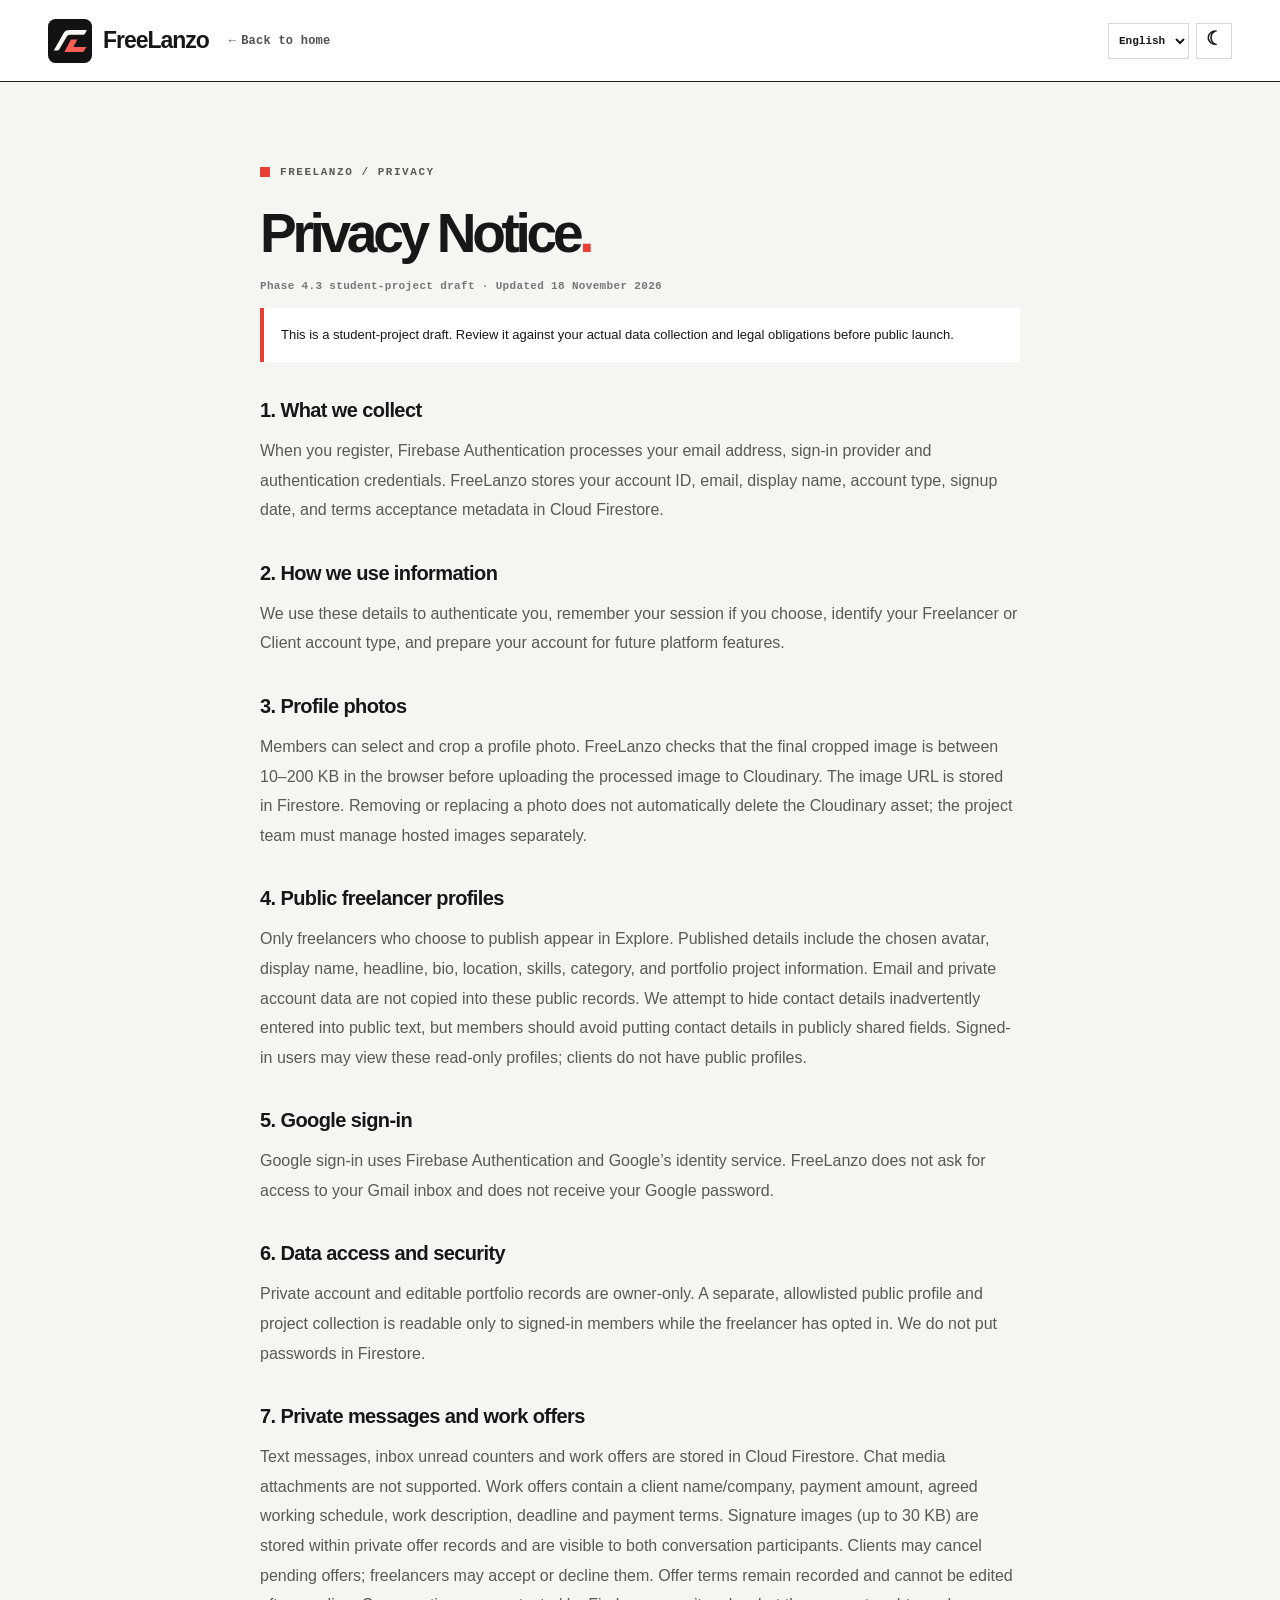
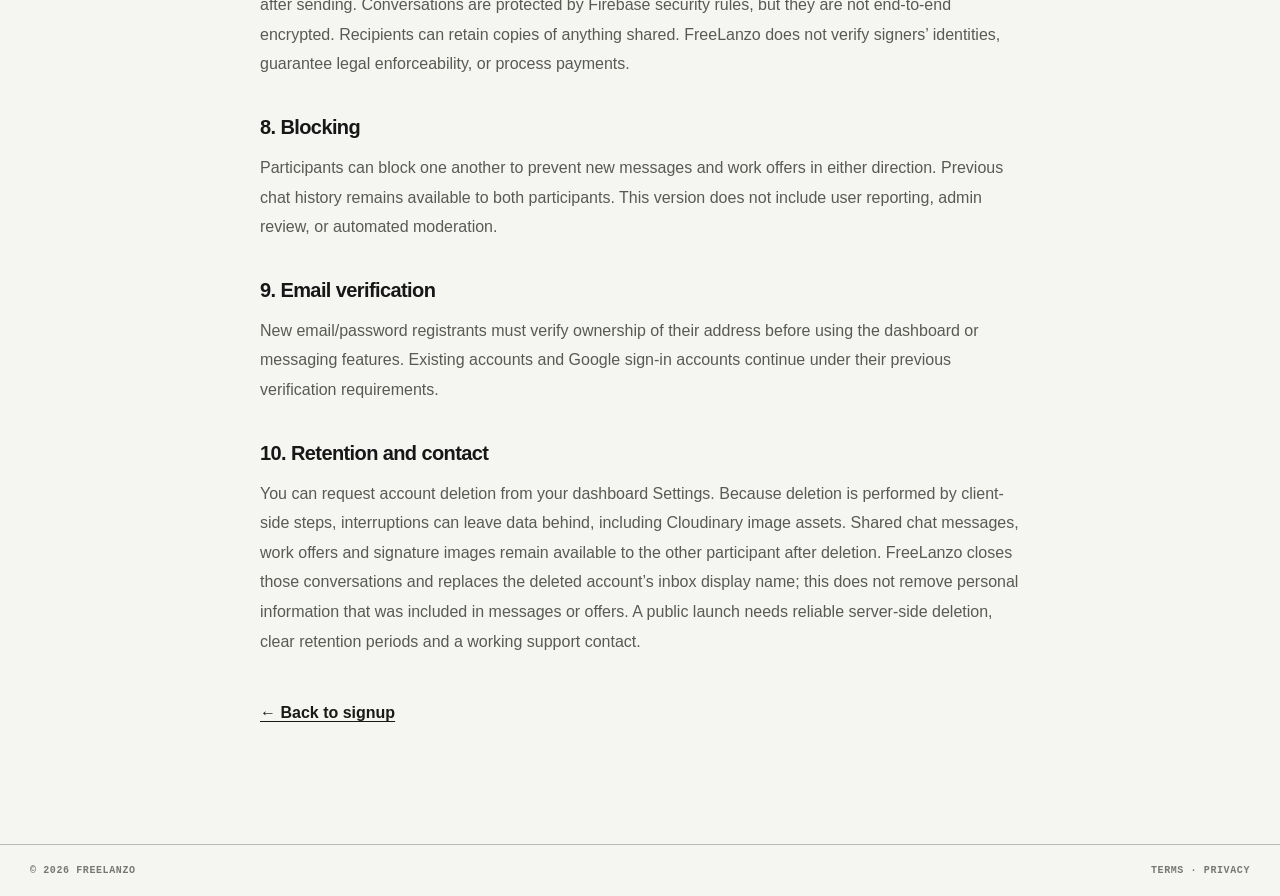
<file: privacy.html>
<!DOCTYPE html>

<html lang="en">
<head>
<meta charset="utf-8"/>
<meta content="width=device-width, initial-scale=1" name="viewport"/>
<meta content="#f5f5f2" name="theme-color"/>
<meta content="FreeLanzo student-project privacy notice." name="description"/>
<title>Privacy Notice — FreeLanzo</title>
<link href="favicon.svg" rel="icon" type="image/svg+xml"/>
<link href="styles.css" rel="stylesheet"/>
<link href="auth.css" rel="stylesheet"/>
<link href="preferences.css" rel="stylesheet"/><script src="ui-preferences.js" type="module"></script></head>
<body class="subpage" data-page="privacy">
<a class="skip-link" href="#main">Skip to content</a>
<header class="auth-topbar">
<div class="container auth-topbar-inner">
<a aria-label="FreeLanzo home" class="brand" href="index.html"><img alt="" height="44" src="freelanzo-logo.svg" width="44"/><span class="brand-wordmark">FreeLanzo</span></a>
<a class="back-link" href="index.html"><span aria-hidden="true">←</span> Back to home</a>
</div>
</header>
<main class="legal-main" id="main"><div class="container legal-shell"><p class="auth-kicker"><span class="red-block"></span> FREELANZO / PRIVACY</p><h1>Privacy Notice<span class="accent-dot">.</span></h1><p class="legal-date">Phase 4.3 student-project draft · Updated 18 November 2026</p><div class="legal-notice">This is a student-project draft. Review it against your actual data collection and legal obligations before public launch.</div><h2>1. What we collect</h2><p>When you register, Firebase Authentication processes your email address, sign-in provider and authentication credentials. FreeLanzo stores your account ID, email, display name, account type, signup date, and terms acceptance metadata in Cloud Firestore.</p><h2>2. How we use information</h2><p>We use these details to authenticate you, remember your session if you choose, identify your Freelancer or Client account type, and prepare your account for future platform features.</p><h2>3. Profile photos</h2><p>Members can select and crop a profile photo. FreeLanzo checks that the final cropped image is between 10–200 KB in the browser before uploading the processed image to Cloudinary. The image URL is stored in Firestore. Removing or replacing a photo does not automatically delete the Cloudinary asset; the project team must manage hosted images separately.</p><h2>4. Public freelancer profiles</h2><p>Only freelancers who choose to publish appear in Explore. Published details include the chosen avatar, display name, headline, bio, location, skills, category, and portfolio project information. Email and private account data are not copied into these public records. We attempt to hide contact details inadvertently entered into public text, but members should avoid putting contact details in publicly shared fields. Signed-in users may view these read-only profiles; clients do not have public profiles.</p><h2>5. Google sign-in</h2><p>Google sign-in uses Firebase Authentication and Google’s identity service. FreeLanzo does not ask for access to your Gmail inbox and does not receive your Google password.</p><h2>6. Data access and security</h2><p>Private account and editable portfolio records are owner-only. A separate, allowlisted public profile and project collection is readable only to signed-in members while the freelancer has opted in. We do not put passwords in Firestore.</p><h2>7. Private messages and work offers</h2><p>Text messages, inbox unread counters and work offers are stored in Cloud Firestore. Chat media attachments are not supported. Work offers contain a client name/company, payment amount, agreed working schedule, work description, deadline and payment terms. Signature images (up to 30 KB) are stored within private offer records and are visible to both conversation participants. Clients may cancel pending offers; freelancers may accept or decline them. Offer terms remain recorded and cannot be edited after sending. Conversations are protected by Firebase security rules, but they are not end-to-end encrypted. Recipients can retain copies of anything shared. FreeLanzo does not verify signers’ identities, guarantee legal enforceability, or process payments.</p><h2>8. Blocking</h2><p>Participants can block one another to prevent new messages and work offers in either direction. Previous chat history remains available to both participants. This version does not include user reporting, admin review, or automated moderation.</p><h2>9. Email verification</h2><p>New email/password registrants must verify ownership of their address before using the dashboard or messaging features. Existing accounts and Google sign-in accounts continue under their previous verification requirements.</p><h2>10. Retention and contact</h2><p>You can request account deletion from your dashboard Settings. Because deletion is performed by client-side steps, interruptions can leave data behind, including Cloudinary image assets. Shared chat messages, work offers and signature images remain available to the other participant after deletion. FreeLanzo closes those conversations and replaces the deleted account’s inbox display name; this does not remove personal information that was included in messages or offers. A public launch needs reliable server-side deletion, clear retention periods and a working support contact.</p><p class="legal-bottom"><a href="signup.html">← Back to signup</a></p></div></main>
<footer class="auth-footer"><span>© 2026 FreeLanzo</span><span><a href="terms.html">Terms</a> · <a href="privacy.html">Privacy</a></span></footer>
</body>
</html>

<!-- Phase 4.3: blocking remains available; reporting is not included. -->
</file>
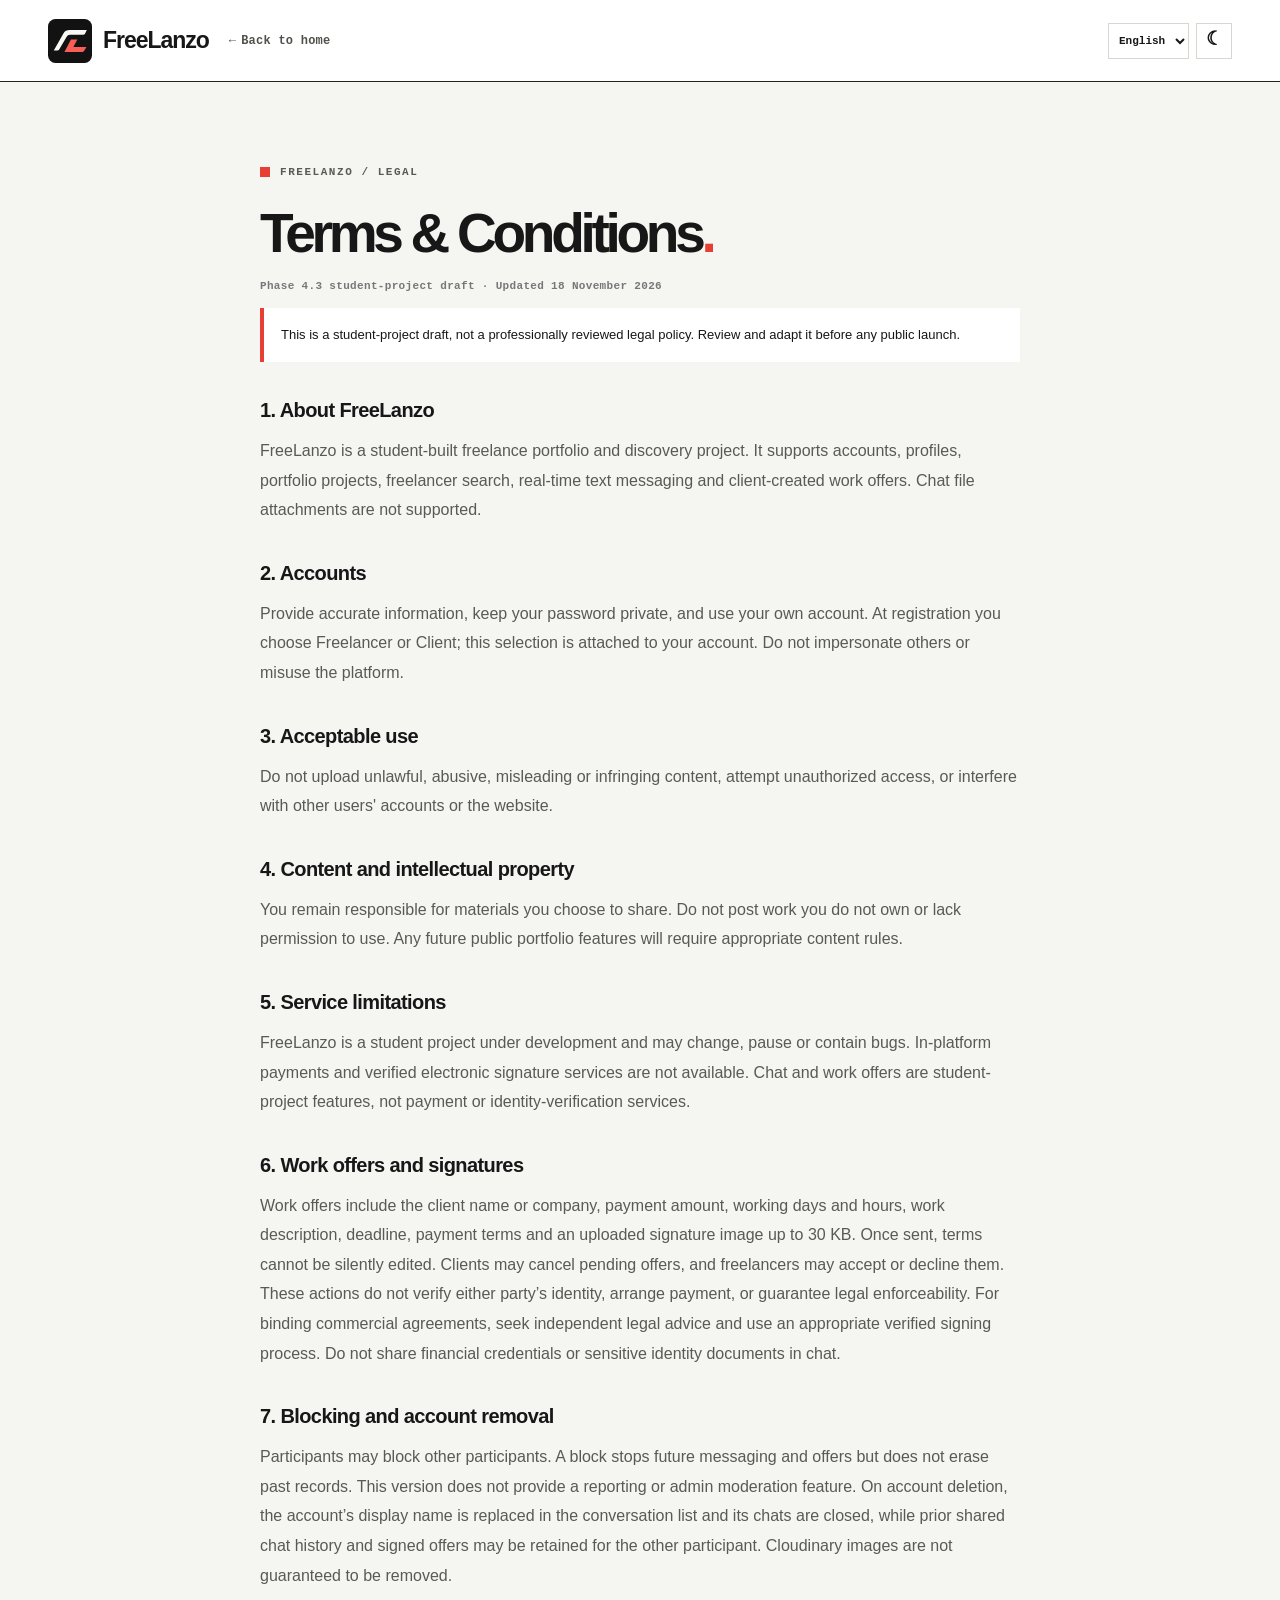
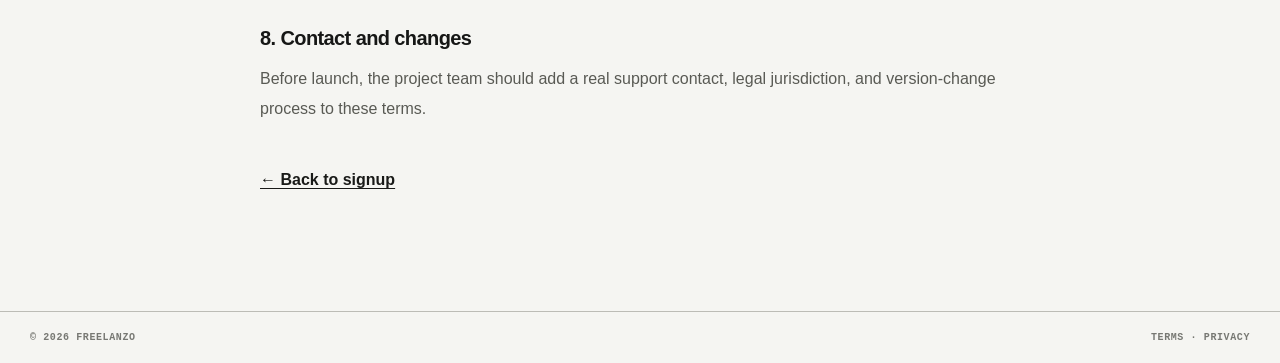
<file: terms.html>
<!DOCTYPE html>

<html lang="en">
<head>
<meta charset="utf-8"/>
<meta content="width=device-width, initial-scale=1" name="viewport"/>
<meta content="#f5f5f2" name="theme-color"/>
<meta content="FreeLanzo student-project terms." name="description"/>
<title>Terms &amp; Conditions — FreeLanzo</title>
<link href="favicon.svg" rel="icon" type="image/svg+xml"/>
<link href="styles.css" rel="stylesheet"/>
<link href="auth.css" rel="stylesheet"/>
<link href="preferences.css" rel="stylesheet"/><script src="ui-preferences.js" type="module"></script></head>
<body class="subpage" data-page="terms">
<a class="skip-link" href="#main">Skip to content</a>
<header class="auth-topbar">
<div class="container auth-topbar-inner">
<a aria-label="FreeLanzo home" class="brand" href="index.html"><img alt="" height="44" src="freelanzo-logo.svg" width="44"/><span class="brand-wordmark">FreeLanzo</span></a>
<a class="back-link" href="index.html"><span aria-hidden="true">←</span> Back to home</a>
</div>
</header>
<main class="legal-main" id="main"><div class="container legal-shell"><p class="auth-kicker"><span class="red-block"></span> FREELANZO / LEGAL</p><h1>Terms &amp; Conditions<span class="accent-dot">.</span></h1><p class="legal-date">Phase 4.3 student-project draft · Updated 18 November 2026</p><div class="legal-notice">This is a student-project draft, not a professionally reviewed legal policy. Review and adapt it before any public launch.</div><h2>1. About FreeLanzo</h2><p>FreeLanzo is a student-built freelance portfolio and discovery project. It supports accounts, profiles, portfolio projects, freelancer search, real-time text messaging and client-created work offers. Chat file attachments are not supported.</p><h2>2. Accounts</h2><p>Provide accurate information, keep your password private, and use your own account. At registration you choose Freelancer or Client; this selection is attached to your account. Do not impersonate others or misuse the platform.</p><h2>3. Acceptable use</h2><p>Do not upload unlawful, abusive, misleading or infringing content, attempt unauthorized access, or interfere with other users' accounts or the website.</p><h2>4. Content and intellectual property</h2><p>You remain responsible for materials you choose to share. Do not post work you do not own or lack permission to use. Any future public portfolio features will require appropriate content rules.</p><h2>5. Service limitations</h2><p>FreeLanzo is a student project under development and may change, pause or contain bugs. In-platform payments and verified electronic signature services are not available. Chat and work offers are student-project features, not payment or identity-verification services.</p><h2>6. Work offers and signatures</h2><p>Work offers include the client name or company, payment amount, working days and hours, work description, deadline, payment terms and an uploaded signature image up to 30 KB. Once sent, terms cannot be silently edited. Clients may cancel pending offers, and freelancers may accept or decline them. These actions do not verify either party’s identity, arrange payment, or guarantee legal enforceability. For binding commercial agreements, seek independent legal advice and use an appropriate verified signing process. Do not share financial credentials or sensitive identity documents in chat.</p><h2>7. Blocking and account removal</h2><p>Participants may block other participants. A block stops future messaging and offers but does not erase past records. This version does not provide a reporting or admin moderation feature. On account deletion, the account’s display name is replaced in the conversation list and its chats are closed, while prior shared chat history and signed offers may be retained for the other participant. Cloudinary images are not guaranteed to be removed.</p><h2>8. Contact and changes</h2><p>Before launch, the project team should add a real support contact, legal jurisdiction, and version-change process to these terms.</p><p class="legal-bottom"><a href="signup.html">← Back to signup</a></p></div></main>
<footer class="auth-footer"><span>© 2026 FreeLanzo</span><span><a href="terms.html">Terms</a> · <a href="privacy.html">Privacy</a></span></footer>
</body>
</html>

<!-- Phase 4.3: blocking remains available; reporting is not included. -->
</file>
<file: styles.css>
/* FREELANZO / NOTHING-INSPIRED EDITION
   Original FreeLanzo composition: industrial monochrome, pixel details, technical grids.
   No assets, code or brand marks from Nothing have been used. */
:root {
  --black: #111211;
  --ink: #161716;
  --muted: #646560;
  --paper: #f5f5f2;
  --white: #fff;
  --red: #e83f35;
  --border: #d7d7d1;
  --soft: #ebebe7;
  --container: 1320px;
}
*, *::before, *::after { box-sizing: border-box; }
html { scroll-behavior: smooth; scroll-padding-top: 84px; }
body { margin: 0; color: var(--ink); background: var(--white); font-family: Arial, Helvetica, system-ui, sans-serif; line-height: 1.55; -webkit-font-smoothing: antialiased; }
body.modal-open { overflow: hidden; }
button, input { font: inherit; }
button { cursor: pointer; }
a { color: inherit; text-decoration: none; }
img, svg { display: block; }
input { min-width: 0; }
[hidden] { display: none !important; }
:focus-visible { outline: 3px solid var(--red); outline-offset: 4px; }
::selection { background: var(--red); color: white; }
.container { width: min(var(--container), calc(100% - 96px)); margin-inline: auto; }
.section { padding: 112px 0; }
.icon { width: 22px; height: 22px; flex: none; stroke: currentColor; stroke-width: 1.6; stroke-linecap: square; stroke-linejoin: miter; fill: none; }
.svg-sprite { position: absolute; width: 0; height: 0; overflow: hidden; }
.sr-only { position: absolute; width: 1px; height: 1px; padding: 0; margin: -1px; overflow: hidden; clip: rect(0, 0, 0, 0); white-space: nowrap; border: 0; }
.skip-link { position: fixed; z-index: 999; top: -70px; left: 20px; background: white; border: 2px solid black; padding: 12px 18px; }
.skip-link:focus { top: 16px; }
h1,h2,h3,p { margin-top: 0; }
h1,h2 { text-wrap: balance; }

/* top navigation / minimalist system header */
.site-header { position: sticky; top: 0; z-index: 30; height: 81px; background: rgba(250,250,248,.97); border-bottom: 1px solid #191919; backdrop-filter: blur(14px); -webkit-backdrop-filter: blur(14px); }
.header-inner { height: 100%; display: flex; align-items: center; justify-content: space-between; gap: 28px; }
.brand { display: inline-flex; align-items: center; gap: 11px; flex: none; font-size: 23px; line-height: 1; font-weight: 900; letter-spacing: -.08em; }
.brand img { width: 44px; height: 44px; }
.brand-wordmark { letter-spacing: -.045em; }
.site-nav { display: flex; align-items: center; gap: clamp(18px, 2.1vw, 32px); }
.nav-link { font: 700 11px/1.4 'Courier New', Courier, monospace; letter-spacing: .055em; text-transform: uppercase; white-space: nowrap; padding: 13px 0; }
.nav-link:hover, .nav-link.is-active { color: var(--red); }
.nav-actions { display: flex; gap: 6px; align-items: center; margin-left: 7px; }
.btn { display: inline-flex; justify-content: center; align-items: center; gap: 13px; border: 1px solid var(--black); border-radius: 0; font: 700 12px/1.3 'Courier New', Courier, monospace; letter-spacing: .045em; text-transform: uppercase; padding: 15px 19px; white-space: nowrap; transition: color .18s, background .18s, border-color .18s; }
.btn .icon { width: 17px; height: 17px; stroke-width: 1.9; }
.btn-primary { color: white; background: var(--black); }
.btn-primary:hover { background: var(--red); border-color: var(--red); }
.btn-quiet { background: transparent; border-color: transparent; }
.btn-quiet:hover { border-color: var(--black); }
.btn-nav-signup { padding: 13px 16px; }
.menu-toggle { display: none; width: 45px; height: 42px; flex-direction: column; justify-content: center; align-items: center; gap: 5px; border: 1px solid var(--black); border-radius: 0; background: transparent; }
.menu-toggle span { width: 20px; height: 1.5px; background: var(--black); transition: transform .2s,opacity .2s; }

/* Hero: brutalist whitespace, technical grid, console-like portfolio preview */
.hero { position: relative; overflow: hidden; background: var(--paper); padding: 94px 0 25px; }
.hero::before { content: ''; position: absolute; inset: 0; pointer-events: none; opacity: .52; background-image: linear-gradient(#e4e4df 1px,transparent 1px),linear-gradient(90deg,#e4e4df 1px,transparent 1px); background-size: 76px 76px; mask-image: linear-gradient(90deg,black 10%,transparent 76%); }
.hero-orb { display: none; }
.hero-grid { position: relative; display: grid; grid-template-columns: 1.06fr .94fr; align-items: center; gap: clamp(38px, 6vw, 90px); min-height: 576px; }
.hero-copy { position: relative; z-index: 2; padding: 20px 0 35px; }
.eyebrow,.section-kicker,.makers-kicker,.feature-availability,.category-count,.hero-bottom,.modal-kicker { font-family: 'Courier New', Courier, monospace; font-weight: 700; text-transform: uppercase; letter-spacing: .12em; }
.eyebrow { display: flex; align-items: center; gap: 12px; margin-bottom: 27px; font-size: 11px; }
.eyebrow-dot { display: inline-block; background: var(--red); width: 8px; height: 8px; box-shadow: 0 0 0 3px rgba(232,63,53,.15); }
.hero h1 { font-size: clamp(70px, 7.65vw, 122px); font-weight: 900; line-height: .86; letter-spacing: -.092em; margin: 0 0 31px; }
.hero h1 .heading-highlight { color: transparent; -webkit-text-stroke: 2px var(--black); text-stroke: 2px var(--black); }
.hero-period { color: var(--red); }
.hero-subtitle { max-width: 490px; font-size: clamp(15px, 1.3vw, 18px); line-height: 1.66; margin: 0 0 28px; color: #393b38; }
.hero-search { width: min(100%, 520px); display: flex; align-items: stretch; background: white; border: 1px solid var(--black); min-height: 61px; box-shadow: 5px 5px 0 #20211f; }
.hero-search-icon { width: 19px; align-self: center; margin: 0 12px 0 17px; }
.hero-search input { flex: 1; min-width: 0; padding: 8px 0; border: 0; outline: 0; color: var(--ink); background: transparent; font-size: 13px; }
.hero-search input::placeholder { color: #81817d; }
.hero-search .btn { border: none; margin: 5px; padding: 10px 18px; }
.hero-note { display: flex; align-items: center; gap: 12px; margin-top: 28px; color: #6b6d67; font-size: 12px; }
.hero-note strong { color: #1c1d1a; font-weight: 700; }
.mini-avatars { display: inline-flex; padding-left: 6px; }
.mini-avatars span { display: grid; place-items: center; width: 26px; height: 26px; margin-left: -6px; background: white; border: 1px solid black; font: 700 10px 'Courier New', monospace; }
.mini-avatars span:nth-child(2) { background: #dcdcd6; }
.mini-avatars span:nth-child(3) { background: black; color: white; }
.hero-visual { position: relative; display: grid; place-items: center; min-height: 560px; isolation: isolate; }
.hero-visual::before { content: ''; position: absolute; inset: 45px 16px 35px 0; background: var(--black); }
.hero-visual::after { content: 'FL / FREELANCE INTERFACE     •     SYSTEM 001'; position: absolute; top: 64px; left: 23px; right: 32px; color: #bbbcb7; font: 700 10px 'Courier New',monospace; letter-spacing: .07em; }
.visual-grid { position: absolute; inset: 45px 16px 35px 0; background: radial-gradient(#5a5b57 1px,transparent 1px); background-size: 17px 17px; opacity: .38; }
.visual-window { position: relative; z-index: 2; width: min(85%, 400px); background: #f7f7f4; border: 1px solid #deded7; box-shadow: 14px 14px 0 rgba(0,0,0,.6); margin: 32px 0 0 0; }
.window-bar { display: flex; align-items: center; justify-content: space-between; height: 43px; padding: 0 15px; border-bottom: 1px solid var(--black); color: #464743; font: 700 10px 'Courier New', monospace; letter-spacing: .06em; text-transform: uppercase; }
.window-bar .icon { width: 16px; height: 16px; }
.window-dots { display: flex; gap: 4px; }.window-dots i { display: block; width: 6px; height: 6px; background: var(--black); }.window-dots i:last-child { background: var(--red); }
.portfolio-cover { position: relative; height: 218px; margin: 14px 14px 0; background: #1a1b19; color: white; overflow: hidden; background-image: radial-gradient(#494a46 1px,transparent 1px); background-size: 12px 12px; }
.portfolio-cover::after { content: '▹'; position: absolute; font-size: 69px; font-family: monospace; right: 17px; top: 12px; color: rgba(255,255,255,.16); }
.cover-orb { position: absolute; border: 1px solid rgba(255,255,255,.30); border-radius: 50%; }.cover-orb.one { width: 250px; height: 250px; right: -80px; top: -110px; }.cover-orb.two { width: 184px; height: 184px; right: -46px; top: -77px; border-style: dashed; }
.cover-symbol { position: absolute; left: 29px; top: 5px; font: 900 160px/1.15 'Courier New',monospace; letter-spacing: -.12em; color: white; }
.cover-symbol span { font-size: 57px; color: var(--red); vertical-align: 60px; margin-left: 6px; }
.cover-tag { position: absolute; bottom: 12px; left: 16px; font: 700 10px 'Courier New', monospace; letter-spacing: .1em; color: white; }
.portfolio-detail { display: flex; align-items: center; gap: 11px; padding: 18px 14px 13px; border-bottom: 1px solid #dadad5; }
.portfolio-avatar { width: 41px; height: 41px; display: grid; place-items: center; flex: none; color: white; background: var(--black); font: 700 12px 'Courier New',monospace; }
.portfolio-text { flex: 1; min-width: 0; }.portfolio-name { font-size: 13px; font-weight: 800; }.portfolio-desc { font-size: 10px; color: #81817c; }
.portfolio-status { border: 1px solid #a8a8a1; padding: 6px 7px; white-space: nowrap; font: 700 9px 'Courier New',monospace; text-transform: uppercase; }
.portfolio-status span { display: inline-block; background: var(--red); width: 6px; height: 6px; margin-right: 3px; }
.skill-pills { display: flex; gap: 8px; padding: 13px 14px 17px; }.skill-pills span { border: 1px solid #a7a7a1; padding: 4px 8px; font: 700 9px 'Courier New',monospace; text-transform: uppercase; }
.floating-label { position: absolute; z-index: 4; background: #f8f8f5; border: 1px solid var(--black); color: var(--black); padding: 9px 13px; display: flex; align-items: center; gap: 10px; font: 700 10px 'Courier New',monospace; letter-spacing: .05em; }
.floating-icon { display: grid; place-items: center; width: 30px; height: 30px; background: var(--black); color: #fff; }.floating-icon .icon { width: 17px; height: 17px; }
.floating-icon-purple { background: var(--red); }
.label-top { right: -6px; top: 108px; }.label-bottom { left: -13px; bottom: 64px; }.label-bottom small { display: block; color: #83837e; margin-top: 2px; font-size: 9px; }
.asterisk { position: absolute; bottom: 12px; right: -8px; font-size: 54px; color: var(--red); }
.hero-bottom { position: relative; display: flex; align-items: center; gap: 18px; border-top: 1px solid var(--black); padding-top: 23px; margin-top: 19px; color: #4a4b46; font-size: 10px; }
.hero-bottom-line { flex: 1; height: 1px; background: #c7c8c1; }

/* common section typography */
.section-heading { display: flex; align-items: end; justify-content: space-between; gap: 32px; margin-bottom: 47px; }
.section-kicker { display: flex; align-items: center; gap: 10px; margin-bottom: 19px; font-size: 10px; color: var(--red); }
.kicker-line { display: block; width: 21px; height: 2px; background: var(--red); }
.section-heading h2,.why-intro h2,.about-section h2 { font-size: clamp(46px, 5.3vw, 74px); line-height: .98; font-weight: 900; letter-spacing: -.077em; margin-bottom: 20px; }
h2 em { font-style: normal; }
.section-description { max-width: 570px; color: var(--muted); font-size: 15px; line-height: 1.7; margin-bottom: 0; }

/* Directory: tight shared-border grid, inspired by hardware component trays */
.categories-section { background: white; }
.category-heading { margin-bottom: 42px; }
.category-toolbar { display: flex; align-items: center; gap: 11px; border: 1px solid var(--black); padding: 0 16px; height: 49px; width: 260px; flex: none; background: white; }
.category-toolbar .icon { width: 18px; }.category-toolbar input { border: 0; outline: 0; width: 100%; font: 12px 'Courier New',monospace; }
.category-grid { counter-reset: category; display: grid; grid-template-columns: repeat(5,minmax(0,1fr)); gap: 1px; border: 1px solid var(--border); background: var(--border); }
.category-card { display: block; position: relative; min-height: 237px; padding: 30px 19px 42px; background: white; color: var(--black); text-decoration: none; cursor: pointer; transition: background .18s,color .18s; }
.category-card[hidden] { display: none; }
.category-card:focus-visible { z-index: 1; outline: 3px solid var(--red); outline-offset: -3px; }
.category-card::before { counter-increment: category; content: counter(category, decimal-leading-zero) ' / 15'; position: absolute; top: 21px; right: 19px; font: 700 10px 'Courier New',monospace; color: #a1a19d; }
.category-card:hover { color: white; background: var(--black); }.category-card:hover::before { color: #777870; }
.category-icon { width: 46px; height: 46px; display: grid; place-items: center; border: 1px solid var(--black); margin: 0 0 31px; background: transparent; color: var(--black); }
.category-icon .icon { width: 24px; height: 24px; }.category-card:hover .category-icon { color: white; border-color: #888; }
.category-card h3 { font-size: clamp(15px,1.35vw,18px); font-weight: 800; line-height: 1.2; letter-spacing: -.045em; margin-bottom: 11px; }
.category-card p { font-size: 12px; line-height: 1.6; color: #797a74; margin: 0; }
.category-card:hover p { color: #b8b9b2; }
.card-arrow { position: absolute; bottom: 16px; right: 19px; color: #73746e; }.card-arrow .icon { width: 16px; height: 16px; }.category-card:hover .card-arrow { color: var(--red); }
.category-count { text-align: right; color: #8c8e88; font-size: 10px; margin: 19px 0 0; }
.no-results { border: 1px dashed var(--border); text-align: center; padding: 60px 20px; }.no-results-icon { margin: auto; border: 1px solid black; width: 48px; height: 48px; display: grid; place-items: center; }.no-results h3 { margin: 16px 0 3px; }.no-results p { color: var(--muted); font-size: 14px; }
.btn-outline { background: white; }.btn-outline:hover { background: var(--black); color: white; }

/* How it works / three instruction panels */
.how-section { background: var(--paper); border-top: 1px solid var(--border); border-bottom: 1px solid var(--border); }
.center-heading { display: block; text-align: center; }.center-heading .section-kicker { justify-content: center; }.center-heading .section-description { margin-inline: auto; }
.steps-grid { display: grid; grid-template-columns: repeat(3,minmax(0,1fr)); gap: 18px; }
.step-card { border: 1px solid var(--black); background: white; padding: 23px 24px 29px; }
.step-number { font: 700 13px 'Courier New',monospace; letter-spacing: .1em; color: var(--red); }
.step-illustration { height: 184px; margin: 21px 0 26px; position: relative; display: grid; place-items: center; overflow: hidden; border: 1px solid #deded9; background: #eee; background-image: linear-gradient(90deg,rgba(0,0,0,.04) 1px,transparent 1px),linear-gradient(rgba(0,0,0,.04) 1px,transparent 1px); background-size: 22px 22px; }
.illustration-card { display: grid; grid-template-columns: 40px 1fr; align-items: center; column-gap: 11px; row-gap: 11px; width: 192px; padding: 17px; border: 1px solid var(--black); background: white; transform: rotate(-7deg); box-shadow: 7px 7px 0 #1b1b1b; }
.illustration-avatar { grid-row: span 3; width: 42px; height: 42px; display: grid; place-items: center; background: black; color: white; }.illustration-avatar .icon { width: 23px; }
.illustration-line { height: 5px; background: #d6d7d1; }.illustration-line.long { width: 90%; background: #333; }.illustration-line.short { width: 55%; }.illustration-line.medium { width: 72%; }
.tiny-spark { position: absolute; top: 7px; right: 47px; font-size: 35px; color: var(--red); }
.illustration-tile { position: absolute; display: grid; place-items: center; width: 78px; height: 78px; background: white; border: 1px solid var(--black); box-shadow: 5px 5px 0 #151515; }.illustration-tile .icon { width: 32px; height: 32px; }
.tile-one { left: calc(50% - 105px); transform: rotate(-12deg); }.tile-two { left: calc(50% - 25px); top: 43px; transform: rotate(8deg); z-index: 1; }.tile-three { right: calc(50% - 113px); top: 64px; transform: rotate(19deg); }.tile-two .icon { color: var(--red); }
.chat-bubble { position: absolute; display: flex; justify-content: center; align-items: center; border: 1px solid var(--black); background: white; box-shadow: 5px 5px 0 black; }
.chat-bubble.first { width: 160px; height: 61px; left: calc(50% - 105px); top: 42px; transform: rotate(-4deg); gap: 8px; }.chat-bubble.first span { width: 11px; height: 11px; border: 1px solid black; }.chat-bubble.first span:nth-child(2) { background: var(--black); }.chat-bubble.first span:nth-child(3) { background: var(--red); border-color: var(--red); }
.chat-bubble.second { width: 66px; height: 54px; right: calc(50% - 102px); top: 88px; transform: rotate(5deg); color: white; background: black; }.chat-bubble.second .icon { width: 27px; }
.step-card h3 { font-size: 22px; letter-spacing: -.045em; margin: 0 0 7px; line-height: 1.25; }.step-card p { color: #696a65; font-size: 14px; line-height: 1.7; margin: 0; }
.feature-availability { font-size: 10px; color: #7b7b74; text-align: center; margin: 29px 0 0; letter-spacing: .035em; text-transform: none; }

/* Benefits: three indexed spec rows */
.why-section { background: white; }
.why-grid { display: grid; grid-template-columns: .93fr 1.07fr; align-items: center; gap: clamp(45px,10vw,140px); }
.why-intro > p:not(.section-kicker) { max-width: 460px; font-size: 16px; line-height: 1.75; color: #656661; margin-bottom: 31px; }
.text-link { display: inline-flex; align-items: center; gap: 9px; padding-bottom: 7px; border-bottom: 1px solid var(--black); font: 700 12px 'Courier New',monospace; letter-spacing: .035em; text-transform: uppercase; }.text-link .icon { width: 17px; height: 17px; }.text-link:hover { color: var(--red); border-color: var(--red); }
.why-features { counter-reset: feature; border-top: 1px solid var(--black); }
.why-feature { display: grid; grid-template-columns: 54px 1fr; align-items: start; gap: 22px; padding: 28px 0; border-bottom: 1px solid var(--border); }
.why-feature::before { grid-column: 1; grid-row: 1; counter-increment: feature; content: '0' counter(feature); font: 700 12px 'Courier New',monospace; color: var(--red); padding-top: 3px; }
.why-feature-icon { display: none; }
.why-feature div { grid-column: 2; grid-row: 1; }
.why-feature h3 { font-size: 21px; margin: 0 0 8px; letter-spacing: -.05em; }.why-feature p { color: #666761; font-size: 14px; line-height: 1.7; margin: 0; }

/* Black showcase / radar-like graphic */
.makers-section { color: white; background: #121312; padding: 98px 0; position: relative; overflow: hidden; }
.makers-section::before { content: ''; position: absolute; inset: 0; opacity: .26; pointer-events: none; background-image: linear-gradient(#43443f 1px,transparent 1px),linear-gradient(90deg,#43443f 1px,transparent 1px); background-size: 52px 52px; }
.makers-grid { position: relative; display: grid; grid-template-columns: 1.04fr .96fr; gap: 50px; align-items: center; }
.makers-kicker { color: #b9b9b5; font-size: 11px; margin-bottom: 28px; }
.makers-copy h2 { font-size: clamp(55px,6.2vw,90px); font-weight: 900; letter-spacing: -.085em; line-height: .92; margin: 0 0 28px; }.makers-copy h2 span { color: var(--red); }
.makers-copy > p:not(.makers-kicker) { max-width: 470px; color: #acaca8; font-size: 16px; line-height: 1.8; margin-bottom: 31px; }
.btn-lime { color: var(--black); background: white; border-color: white; }.btn-lime:hover { color: white; background: var(--red); border-color: var(--red); }
.makers-art { position: relative; height: 465px; display: grid; place-items: center; }
.makers-ring { position: absolute; border-radius: 50%; border: 1px solid #686862; }.ring-outer { width: 420px; height: 420px; }.ring-inner { width: 306px; height: 306px; border-style: dashed; border-color: #8e8f89; }
.makers-art::before,.makers-art::after { content: ''; position: absolute; width: 1px; height: 100%; background: #61615c; opacity: .55; }.makers-art::after { transform: rotate(90deg); }
.makers-core { display: grid; place-items: center; width: 144px; height: 144px; border: 1px solid #b0b0aa; background: #1c1d1b; color: var(--red); font-size: 122px; line-height: 1; transform: rotate(-13deg); position: relative; z-index: 2; }
.maker-pill { position: absolute; display: inline-flex; align-items: center; gap: 10px; z-index: 3; color: #161716; background: #f7f7f4; border: 1px solid black; padding: 12px 14px; font: 700 11px 'Courier New',monospace; text-transform: uppercase; }.maker-pill .icon { width: 17px; height: 17px; }
.mp-one { top: 53px; left: 0; }.mp-two { top: 99px; right: 3px; }.mp-three { bottom: 52px; right: 30px; }.maker-star { position: absolute; bottom: 55px; left: 5%; color: var(--red); font-size: 50px; }

/* About + action + footer */
.about-section { background: #f4f4f1; border-bottom: 1px solid var(--border); }
.about-grid { display: grid; grid-template-columns: 1fr 1fr; gap: 105px; }
.about-copy { padding-top: 39px; }.about-copy p { font-size: 17px; line-height: 1.85; color: #666761; margin-bottom: 15px; }.about-copy .text-link { margin-top: 19px; }
.cta-section { background: white; padding: 78px 0; }
.cta-panel { position: relative; isolation: isolate; overflow: hidden; border: 1px solid var(--black); color: white; background: #171816; text-align: left; padding: 78px 8%; }
.cta-panel::after { content: ''; position: absolute; z-index: -1; top: -50px; bottom: -50px; right: -10%; width: 47%; border: 1px solid #5b5b54; transform: skew(-21deg); box-shadow: -50px 0 0 #252622,-100px 0 0 #31322c; opacity: .5; }
.cta-decoration { font-size: 35px; color: var(--red); line-height: 1; margin-bottom: 19px; }.cta-panel > p { font: 700 11px 'Courier New',monospace; letter-spacing: .12em; color: #c3c3bd; margin-bottom: 17px; }
.cta-panel h2 { font-size: clamp(42px,5.2vw,77px); letter-spacing: -.077em; line-height: .97; margin: 0 0 24px; max-width: 750px; }.cta-panel h2 em { color: var(--red); }
.cta-panel > span { display: block; color: #b9bab4; margin-bottom: 29px; font-size: 15px; }.btn-white { background: white; color: black; border-color: white; }.btn-white:hover { background: var(--red); border-color: var(--red); color: white; }
.site-footer { background: #111211; color: white; padding: 75px 0 28px; }
.footer-main { display: grid; grid-template-columns: 1.85fr repeat(3,1fr); gap: 48px; padding-bottom: 76px; }
.footer-brand .brand { font-size: 28px; }.footer-brand .brand img { width: 52px; height: 52px; }.footer-brand p { color: #90918c; font-size: 14px; max-width: 270px; line-height: 1.75; margin: 24px 0 0; }
.footer-column { display: flex; flex-direction: column; align-items: flex-start; gap: 13px; }.footer-column h3 { font: 700 12px 'Courier New',monospace; text-transform: uppercase; letter-spacing: .1em; margin-bottom: 13px; }.footer-column a,.footer-column button { border: none; background: none; padding: 0; color: #a6a7a0; font-size: 13px; text-align: left; }.footer-column a:hover,.footer-column button:hover { color: var(--red); }
.footer-bottom { border-top: 1px solid #464742; padding-top: 23px; display: flex; justify-content: space-between; gap: 20px; color: #858680; font: 11px 'Courier New',monospace; text-transform: uppercase; letter-spacing: .04em; }.footer-spark { color: var(--red); font-size: 17px; }

/* Phase 2 placeholder — interactions retained intact */
.modal-backdrop { position: fixed; inset: 0; z-index: 99; background: rgba(0,0,0,.72); display: grid; place-items: center; padding: 20px; }
.modal { position: relative; width: min(100%,470px); background: var(--paper); border: 1px solid black; padding: 37px; box-shadow: 12px 12px 0 rgba(255,255,255,.2); outline: 0; }
.modal-close { position: absolute; top: 16px; right: 16px; display: grid; place-items: center; width: 38px; height: 38px; background: white; border: 1px solid black; }.modal-close:hover { background: var(--red); color: white; border-color: var(--red); }.modal-close .icon { width: 19px; height: 19px; }
.modal-icon { display: grid; place-items: center; width: 60px; height: 60px; margin-bottom: 25px; color: white; background: var(--black); }.modal-icon .icon { width: 28px; height: 28px; }
.modal-kicker { color: var(--red); font-size: 10px; margin: 0 0 10px; }.modal h2 { font-size: 36px; line-height: 1.08; letter-spacing: -.05em; margin-bottom: 15px; }.modal p:not(.modal-kicker) { color: #656660; font-size: 14px; line-height: 1.8; }.modal-action { width: 100%; margin-top: 15px; }

@media(max-width: 1190px) {
  .container { width: min(var(--container),calc(100% - 66px)); }
  .site-nav { gap: 18px; }.nav-link { font-size: 10px; }
  .hero-grid { gap: 34px; }.hero h1 { font-size: clamp(70px,7.8vw,104px); }
  .category-grid { grid-template-columns: repeat(3,minmax(0,1fr)); }
  .category-card { min-height: 230px; }
  .label-top { right: 0; }.label-bottom { left: 0; }
}
@media(max-width: 900px) {
  .site-header { height: 72px; }.menu-toggle { display: flex; }.menu-toggle[aria-expanded="true"] span:first-child { transform: translateY(6.5px) rotate(45deg); }.menu-toggle[aria-expanded="true"] span:nth-child(2) { opacity: 0; }.menu-toggle[aria-expanded="true"] span:last-child { transform: translateY(-6.5px) rotate(-45deg); }
  .site-nav { display: none; position: absolute; top: 71px; left: 0; right: 0; background: var(--paper); border-bottom: 1px solid black; padding: 17px 33px 22px; flex-direction: column; align-items: stretch; gap: 0; box-shadow: 0 15px 26px #0002; }
  .site-nav.is-open { display: flex; }.nav-link { padding: 14px 0; font-size: 12px; border-bottom: 1px solid var(--border); }.nav-actions { margin: 18px 0 0; }.nav-actions .btn { flex: 1; }
  .hero { padding-top: 72px; }.hero-grid { grid-template-columns: 1fr; gap: 20px; }.hero-copy { padding-bottom: 10px; }.hero h1 { font-size: clamp(76px,13vw,110px); }.hero-visual { width: min(100%,640px); margin-inline: auto; min-height: 520px; }.hero-visual::before, .visual-grid { inset: 33px 20px 25px; }.hero-visual::after { top: 53px; left: 40px; }.hero-bottom { margin-top: 12px; }
  .steps-grid { gap: 12px; }.step-card { padding: 17px; }.step-card h3 { font-size: 18px; }.step-card p { font-size: 12px; }
  .why-grid,.about-grid { grid-template-columns: 1fr; gap: 38px; }.why-intro h2,.about-section h2 { max-width: 670px; }.about-copy { padding-top: 0; }
  .makers-grid { grid-template-columns: 1fr; gap: 12px; }.makers-art { max-width: 520px; width: 100%; margin-inline: auto; }
  .footer-main { grid-template-columns: repeat(3,minmax(0,1fr)); }.footer-brand { grid-column: 1/-1; }
}
@media(max-width: 620px) {
  .container { width: calc(100% - 36px); }.section { padding: 75px 0; }.brand { font-size: 22px; }.brand img { width: 41px; height: 41px; }
  .site-nav { padding-inline: 18px; }
  .hero { padding: 56px 0 25px; }.hero h1 { font-size: clamp(57px,12vw,82px); margin-bottom: 25px; }.hero h1 .heading-highlight { -webkit-text-stroke-width: 1.3px; }.eyebrow { font-size: 9px; margin-bottom: 21px; }.hero-subtitle { font-size: 14px; }.hero-search { min-height: 58px; }.hero-search .btn { padding: 10px 12px; font-size: 11px; }.hero-search-icon { margin: 0 8px 0 11px; }.hero-search input { font-size: 11px; }
  .hero-note { font-size: 11px; align-items: flex-start; }.mini-avatars span { width: 24px; height: 24px; }
  .hero-visual { min-height: 407px; }.hero-visual::before,.visual-grid { inset: 35px 5px 19px; }.hero-visual::after { left: 17px; top: 50px; font-size: 8px; }.visual-window { width: min(84%,350px); box-shadow: 7px 7px 0 #0008; }.portfolio-cover { height: 143px; margin: 10px 10px 0; }.cover-symbol { font-size: 100px; top: 5px; left: 14px; }.cover-symbol span { font-size: 41px; vertical-align: 32px; }.cover-tag { font-size: 8px; }.portfolio-detail { padding: 11px 9px; gap: 6px; }.portfolio-avatar { width: 33px; height: 33px; font-size: 9px; }.portfolio-name { font-size: 11px; }.portfolio-desc { font-size: 9px; }.portfolio-status { font-size: 8px; padding: 4px; }.skill-pills { padding: 10px; gap: 5px; }.skill-pills span { font-size: 7px; padding: 3px 5px; }.window-bar { height: 38px; padding: 0 10px; font-size: 8px; }
  .floating-label { padding: 5px; font-size: 8px; gap: 5px; }.floating-icon { width: 25px; height: 25px; }.label-top { top: 79px; right: -5px; }.label-bottom { bottom: 27px; left: -3px; }.asterisk { bottom: 8px; right: -5px; font-size: 41px; }
  .hero-bottom { gap: 8px; font-size: 8px; }.section-heading { display: block; }.section-heading h2,.why-intro h2,.about-section h2 { font-size: clamp(43px,10vw,61px); }.section-description { font-size: 14px; }.category-toolbar { width: 100%; margin-top: 24px; }
  .category-grid { grid-template-columns: repeat(2,minmax(0,1fr)); }.category-card { min-height: 228px; padding: 24px 12px 30px; }.category-card::before { right: 10px; top: 12px; font-size: 9px; }.category-icon { width: 40px; height: 40px; margin-bottom: 25px; }.category-icon .icon { width: 21px; height: 21px; }.category-card h3 { font-size: 15px; }.category-card p { font-size: 11px; }.card-arrow { right: 10px; bottom: 10px; }
  .steps-grid { grid-template-columns: 1fr; gap: 13px; }.step-card { padding: 21px; }.step-illustration { margin: 18px 0 22px; height: 161px; }.step-card h3 { font-size: 20px; }.step-card p { font-size: 13px; }.why-feature { grid-template-columns: 35px 1fr; gap: 14px; }.why-feature h3 { font-size: 20px; }
  .makers-section { padding: 78px 0; }.makers-copy h2 { font-size: clamp(51px,10vw,70px); }.makers-copy > p:not(.makers-kicker) { font-size: 14px; }.makers-art { height: 315px; }.ring-outer { width: 285px; height: 285px; }.ring-inner { width: 213px; height: 213px; }.makers-core { width: 115px; height: 115px; font-size: 97px; }.maker-pill { font-size: 9px; padding: 9px; }.mp-one { left: 0; top: 15px; }.mp-two { right: 0; top: 55px; }.mp-three { right: 12px; bottom: 14px; }.maker-star { bottom: 28px; left: 1%; font-size: 36px; }
  .about-copy p { font-size: 15px; }.cta-section { padding: 45px 0; }.cta-panel { padding: 54px 22px; }.cta-panel h2 { font-size: clamp(39px,9vw,53px); }.cta-panel > span { font-size: 13px; }
  .site-footer { padding-top: 57px; }.footer-main { grid-template-columns: 1fr 1fr; gap: 38px 18px; padding-bottom: 50px; }.footer-brand { grid-column: 1/-1; }.footer-bottom { flex-direction: column; }.modal { padding: 30px 24px; }.modal h2 { font-size: 30px; }
}
@media(max-width: 380px) { .hero h1 { font-size: 54px; }.category-grid { grid-template-columns: 1fr; }.category-card { min-height: 155px; }.category-icon { margin-bottom: 13px; }.category-card p { max-width: 240px; }.hero-bottom { font-size: 7px; } }
@media(prefers-reduced-motion: reduce) { *,*::before,*::after { animation-duration: .01ms !important; transition-duration: .01ms !important; scroll-behavior: auto !important; } }

/* Supplied minimal FL logo, now used consistently throughout FreeLanzo. */
.cover-symbol { top: 25px; left: 25px; }
.cover-symbol img { width: min(185px,100%); height: auto; }
.makers-core img { display: block; width: 112px; max-width: 88%; height: auto; }
.cta-decoration img { display: block; width: 42px; height: auto; }
@media (max-width: 620px) {
  .cover-symbol { top: 14px; left: 12px; }
  .cover-symbol img { width: 122px; }
  .makers-core img { width: 88px; }
}

/* Phase 3: session-aware account profile in existing landing header. */
.profile-link{display:inline-flex;align-items:center;gap:10px;border:1px solid var(--black);padding:5px 12px 5px 5px;font:700 12px/1.35 'Courier New',monospace;background:#fff;max-width:235px;min-height:46px}
.profile-link:hover{background:var(--black);color:#fff}
.profile-link-avatar{display:grid;place-items:center;flex:none;width:34px;height:34px;background:var(--black);color:#fff;font:700 11px Arial,sans-serif}
.profile-link:hover .profile-link-avatar{background:var(--red)}
.profile-link-name{overflow:hidden;text-overflow:ellipsis;white-space:nowrap;max-width:110px}
@media(max-width:900px){.profile-link{justify-content:flex-start;max-width:none;width:100%}.profile-link-name{max-width:none}}
/* Phase 3.1 — custom user photo in the signed-in landing header. */
.profile-link-avatar{border-radius:50%;overflow:hidden}
.has-avatar-image img{display:block;width:100%;height:100%;object-fit:cover;border-radius:inherit}
/* Hidden authentication-gated sections must never be overridden by layout display rules. */
[hidden]{display:none!important}

/* Phase 3.2: guest-access notification on the landing category directory. */
.category-auth-notice { margin: 24px 0 0; border: 1px solid var(--black); background: #fff; padding: 20px 24px; box-shadow: 6px 6px 0 var(--black); }
.category-auth-notice[hidden] { display: none; }
.category-auth-notice strong { display: block; font-size: 18px; }
.category-auth-notice p { margin: 7px 0 16px; color: var(--muted); font-size: 14px; }
.category-auth-notice .btn { display: inline-flex; }

/* Phase 3.2 refinement: optional, dismissible login/signup actions. */
.category-auth-actions { display: flex; flex-wrap: wrap; align-items: center; gap: 12px; }
.category-auth-actions button { cursor: pointer; }
.category-auth-notice strong:focus { outline: none; }
</file>
<file: auth.css>
/* FreeLanzo Phase 2 — authentication screens, retaining the existing editorial visual language. */
.subpage { background: #f5f5f2; color: #161716; min-height: 100vh; }
.auth-topbar { height: 82px; border-bottom: 1px solid #232421; background: #fff; }
.auth-topbar-inner { display: flex; align-items: center; justify-content: space-between; height: 100%; }
.back-link { font: 700 12px 'Courier New',monospace; letter-spacing: .02em; color: #50514c; }
.back-link:hover { color: #e83f35; }
.auth-layout { display: grid; grid-template-columns: minmax(0,1.07fr) minmax(400px,.93fr); min-height: min(900px, calc(100vh - 140px)); }
.auth-panel { background: #f7f7f4; padding: 55px max(32px,calc((100vw - 1320px)/2)) 65px max(32px,calc((100vw - 1320px)/2)); display: grid; align-items: center; }
.auth-panel-inner { width: min(100%, 550px); margin-inline: auto; }
.auth-kicker { display:flex; align-items:center; gap:10px; color:#4f514d; font:700 11px 'Courier New',monospace; letter-spacing:.14em; text-transform:uppercase; margin: 0 0 23px; }
.red-block { background:#e83f35; width:10px; height:10px; display:inline-block; flex:none; }
.auth-panel h1,.account-shell h1,.legal-shell h1 { font-size:clamp(42px,4.3vw,69px); font-weight:900; letter-spacing:-.078em; line-height:1.02; margin:0 0 15px; }
.accent-dot { color:#e83f35; }
.auth-subtitle { color:#6a6b66; font-size:15px; max-width:445px; line-height:1.7; margin:0 0 32px; }
.auth-form { display:grid; gap:19px; }
.role-fieldset { border:none; margin:0; padding:0; min-width:0; }
.role-fieldset legend { font-weight:800; font-size:13px; margin-bottom:6px; }
.field-hint { font-size:11px; color:#767771; line-height:1.5; margin:5px 0 11px; }
.role-choice { display:grid; grid-template-columns:repeat(2,minmax(0,1fr)); gap:12px; }
.role-card { display:flex; gap:11px; position:relative; min-width:0; padding:17px 12px; align-items:center; cursor:pointer; background:#fff; border:1px solid #c6c7c1; transition:border .15s,background .15s, box-shadow .15s; }
.role-card:has(input:checked) { background:#fff3f0; border-color:#e83f35; box-shadow:inset 0 0 0 1px #e83f35; }
.role-card:has(input:focus-visible) { outline:3px solid #e83f35; outline-offset:3px; }
.role-card input { position:absolute; inset:0; opacity:0; cursor:pointer; width:100%; }
.role-card-icon { display:grid; place-items:center; flex:none; width:36px; height:36px; border:1px solid #c3c3bf; background:#f5f5f2; font:700 24px 'Courier New',monospace; }
.role-card strong { display:block; font:800 13px Arial,sans-serif; }
.role-card small { display:block; font-size:10px; margin-top:4px; line-height:1.3; color:#777871; }
.role-card-check { position:absolute; top:5px; right:7px; color:#df4537; font-size:12px; opacity:0; }
.role-card:has(input:checked) .role-card-check { opacity:1; }
.form-field label,.auth-form label:not(.role-card):not(.check-line) { display:block; font-weight:800; font-size:13px; margin-bottom:9px; }
.field-required { color:#e83f35; }
.form-field input { display:block; width:100%; min-height:52px; border:1px solid #b8b9b3; background:white; padding:12px 15px; outline:0; font-size:14px; transition:border-color .15s,box-shadow .15s; }
.form-field input:focus { border-color:#161716; box-shadow:0 0 0 2px #1a1a1a18; }
.form-field input::placeholder { color:#969792; }
.password-wrap { display:flex; position:relative; }
.password-wrap input { padding-right:100px; }
.toggle-password { position:absolute; right:4px; top:4px; bottom:4px; min-width:77px; border:0; background:#f1f1ee; color:#373935; font:700 11px 'Courier New',monospace; }
.toggle-password:hover { background:#e7e7e2; }
.eye-icon { margin-right:4px; }
.form-between { display:flex; align-items:center; justify-content:space-between; gap:15px; margin-top:0; }
.check-line { display:flex; gap:9px; align-items:flex-start; cursor:pointer; font-size:12px; line-height:1.6; color:#51524e; }
.check-line input { margin:2px 0 0; flex:none; width:16px; height:16px; accent-color:#e83f35; }
.check-line a,.switch-copy a,.legal-bottom a { text-decoration:underline; text-underline-offset:3px; font-weight:700; color:#191a18; }
.check-line a:hover,.switch-copy a:hover,.legal-bottom a:hover,.text-link-small:hover { color:#e83f35; }
.text-link-small { font:700 12px 'Courier New',monospace; text-decoration:underline; text-underline-offset:4px; white-space:nowrap; }
.remember-hint { margin:-12px 0 -1px; }
.password-hint { margin:-15px 0 -4px; }
.terms-line { margin-top:1px; }
.auth-primary { width:100%; min-height:56px; margin-top:4px; }
.auth-primary span { font-size:19px; }
.auth-primary:disabled,.google-button:disabled { opacity:.6; cursor:progress; }
.google-button { width:100%; min-height:54px; border:1px solid #161716; display:flex; justify-content:center; align-items:center; gap:12px; background:white; font-size:13px; font-weight:700; padding:12px; cursor:pointer; }
.google-button:hover { background:#f2f2ee; }
.google-mark { font-weight:900; font-size:22px; color:#4285f4; font-family:Arial,Helvetica,sans-serif; }
.social-separator { display:flex; align-items:center; gap:13px; color:#777873; text-transform:uppercase; font:700 11px 'Courier New',monospace; margin:23px 0; }
.social-separator::before,.social-separator::after { content:''; height:1px; flex:1; background:#c8c9c2; }
.switch-copy { font-size:13px; color:#64655f; margin:26px 0 0; text-align:center; }
.form-message { padding:13px 14px; border-left:3px solid #c13728; color:#9e2517; background:#fff0ed; font-size:12px; line-height:1.6; overflow-wrap:anywhere; }
.form-message.success { background:#eef5e9; color:#355931; border-color:#55864a; }
/* Right-hand technical illustration, based on original FreeLanzo mark, no third-party branding. */
.auth-art { min-width:0; position:relative; background:#181917; overflow:hidden; display:flex; flex-direction:column; justify-content:space-between; color:white; padding:32px 38px 48px; isolation:isolate; }
.auth-art-grid { position:absolute; inset:0; z-index:-1; opacity:.44; background-image:linear-gradient(#55574c 1px,transparent 1px),linear-gradient(90deg,#55574c 1px,transparent 1px); background-size:70px 70px; mask-image:linear-gradient(to bottom,black,transparent 94%); }
.art-top-note { font:700 10px 'Courier New',monospace; letter-spacing:.12em; color:#a3a59d; }
.art-stage { position:relative; min-height:440px; display:grid; place-items:center; isolation:isolate; }
.art-slab { position:absolute; width:min(75%,330px); height:340px; background:#262825; border:1px solid #787a70; transform:rotate(10deg) translate(23px,0); }
.slab-two { background:#252624; transform:rotate(-8deg) translate(-16px,12px); border-color:#55574e; }
.art-portfolio { position:relative; z-index:1; background:#f4f4ef; color:#141513; width:min(78%,350px); min-height:340px; transform:rotate(1deg); border:1px solid white; box-shadow:22px 23px 0 #0008; display:flex; flex-direction:column; }
.art-portfolio-top,.art-portfolio-bottom { display:flex; justify-content:space-between; padding:17px 20px; font:700 10px 'Courier New',monospace; letter-spacing:.08em; }
.art-portfolio-top { border-bottom:1px solid #c4c4bb; }
.art-portfolio-mark { margin:15px; min-height:222px; display:grid; place-items:center; background: #161715 radial-gradient(#464741 1px,transparent 1px); background-size:14px 14px; }
.art-portfolio-mark img { max-width:68%; width:160px; height:auto; }
.art-portfolio-bottom { margin-top:auto; }
.art-sticker { position:absolute; background:#fff; color:#161715; padding:14px 16px; border:1px solid #222; z-index:2; font:700 11px 'Courier New',monospace; box-shadow:6px 6px 0 #0008; }
.art-sticker-top { top:50px; left:0; }
.art-sticker-bottom { right:0; bottom:42px; border-left:5px solid #e83f35; }
.art-bottom-copy strong { font-size:clamp(26px,2.9vw,44px); letter-spacing:-.06em; line-height:1.1; display:block; max-width:430px; }
.art-bottom-copy p { color:#a3a49e; font-size:13px; margin:12px 0 0; }
.auth-footer { display:flex; justify-content:space-between; padding:20px max(30px,calc((100vw - 1320px)/2)); border-top:1px solid #bcbcb6; font:700 10px 'Courier New',monospace; text-transform:uppercase; letter-spacing:.06em; color:#777873; }
.auth-footer a:hover { color:#e83f35; }
/* Authenticated account hub. */
.account-main { padding:96px 0 130px; min-height:calc(100vh - 145px); }
.account-shell { width:min(100%,690px); margin:0 auto; }
.account-card { display:flex; align-items:center; gap:24px; background:white; border:1px solid #333530; padding:28px; margin-top:33px; box-shadow:7px 7px 0 #1a1b19; }
.account-avatar { flex:none; display:grid; place-items:center; width:78px; height:78px; background:#191a18; color:#fff; font:700 26px 'Courier New',monospace; }
.account-label { font:700 10px 'Courier New',monospace; letter-spacing:.1em; color:#787973; margin:0 0 8px; }
.account-card h2 { font-size:23px; letter-spacing:-.05em; margin:0 0 5px; overflow-wrap:anywhere; }
.account-card p:not(.account-label) { margin:0 0 12px; overflow-wrap:anywhere; color:#676861; }
.role-badge { font:700 10px 'Courier New',monospace; background:#fff0ed; color:#b7372d; padding:6px 11px; text-transform:uppercase; }
.account-actions { display:flex; flex-wrap:wrap; gap:12px; margin-top:30px; }
.account-actions .btn { min-width:175px; }
/* Legal pages are intentionally real readable documents, not broken placeholder links. */
.legal-main { padding:80px 0 100px; }
.legal-shell { max-width:760px; }
.legal-shell h1 { margin-bottom:15px; }
.legal-shell h2 { margin:33px 0 10px; font-size:20px; letter-spacing:-.03em; }
.legal-shell p { line-height:1.85; color:#595a54; }
.legal-date { font:700 11px 'Courier New',monospace; letter-spacing:.03em; color:#777 !important; }
.legal-notice { padding:17px; border-left:4px solid #e83f35; background:white; font-size:13px; }
.legal-bottom { margin-top:42px; }
@media(max-width:1100px) { .auth-panel { padding:55px 40px 65px; } .auth-layout { grid-template-columns:1.13fr .87fr; } .auth-art { padding:28px; } .art-stage { min-height:400px; } .art-portfolio { width:min(88%,330px); } }
@media(max-width:850px) { .auth-layout { grid-template-columns:1fr; } .auth-panel { padding:62px 25px; } .auth-art { display:none; } .auth-panel-inner { width:min(100%,520px); } .auth-topbar { height:74px; } }
@media(max-width:520px) { .auth-topbar-inner { width:calc(100% - 36px); } .back-link { font-size:10px; } .auth-panel { padding:47px 18px 60px; } .auth-panel h1,.account-shell h1,.legal-shell h1 { font-size:clamp(40px,11vw,56px); } .role-choice { gap:9px; } .role-card { flex-direction:column; align-items:flex-start; padding:13px 10px; } .role-card-icon { height:30px; width:30px; font-size:20px; } .role-card strong { font-size:12px; } .role-card small { font-size:10px; } .form-between { align-items:flex-start; } .form-between,.check-line { font-size:11px; } .auth-footer { padding:19px 18px; } .account-main { padding:65px 0; } .account-card { flex-direction:column; align-items:flex-start; } .account-actions .btn { width:100%; } .legal-main { padding:50px 0; } }
@media(prefers-reduced-motion:reduce) { *,*::before,*::after { transition:none !important; animation:none !important; } }

/* Phase 4.3 mobile polish: keep login navigation separated from the logo. */
.auth-topbar-inner { gap: 20px; min-width: 0; }
.auth-topbar-inner .brand { min-width: 0; flex: 0 1 auto; }
.auth-topbar-inner .back-link { flex: none; white-space: nowrap; display: inline-flex; align-items: center; gap: 5px; min-height: 44px; }
@media (max-width: 520px) {
 .auth-topbar-inner { gap: 12px; }
 .auth-topbar-inner .brand { gap: 6px; font-size: clamp(16px, 5vw, 21px); }
 .auth-topbar-inner .brand img { width: 32px; height: 32px; }
 .auth-topbar-inner .back-link { font-size: 10px; }
}
@media (max-width: 345px) {
 .auth-topbar-inner .brand { font-size: 15px; }
 .auth-topbar-inner .brand img { width: 28px; height: 28px; }
}
/* Keep Back to home visible on phones; overrides the older mobile hide rule. */
@media (max-width: 620px) {
  .auth-topbar .auth-topbar-inner .back-link { display:inline-flex; }
}
</file>
<file: preferences.css>
/* FreeLanzo Phase 3.3 — shared language/theme and dashboard enhancements. */
.ui-preference-controls{display:inline-flex;align-items:center;gap:7px;margin-inline-start:auto;flex:none}
.ui-language-select,.ui-theme-toggle{border:1px solid var(--border,#d7d7d1);background:var(--white,#fff);color:var(--ink,#161716);font:700 11px/1.25 'Courier New',monospace;height:36px;border-radius:0}
.ui-language-select{max-width:110px;padding:0 6px;cursor:pointer}
.ui-theme-toggle{width:36px;font-size:19px;display:grid;place-items:center;cursor:pointer}
.ui-theme-toggle:hover,.ui-language-select:hover{border-color:var(--red,#e83f35)}
/* Always keep the controls visible in responsive navigation headers. */
.site-header .header-inner{gap:clamp(8px,1.5vw,20px)}
.site-header .header-inner .site-nav{gap:clamp(9px,1.1vw,22px)}
@media(max-width:1080px){.site-header .header-inner .ui-preference-controls{margin-left:0}}
@media(max-width:700px){.ui-language-select{max-width:100px}.ui-preference-controls{gap:4px}.ui-theme-toggle{width:32px;height:34px}.ui-language-select{height:34px}}
/* Profile completion, filters, saving */
.completion-panel{margin:20px 0 25px;max-width:820px}
.completion-panel h2{display:flex;align-items:center;justify-content:space-between;gap:15px;font-size:23px!important;margin:11px 0 15px!important}
#completion-percent{color:var(--red);font:700 21px 'Courier New',monospace}
.completion-track{background:var(--soft);height:11px;width:100%;border:1px solid var(--border);overflow:hidden}
#completion-fill{height:100%;background:var(--red);width:0;transition:width .3s ease}
.completion-panel #completion-hint{margin:15px 0 0}
.advanced-filter-row{display:grid;grid-template-columns:minmax(0,2fr) repeat(2,minmax(140px,1fr)) auto;gap:10px;margin-top:10px;padding:16px;border:1px solid var(--border);background:var(--white)}
.advanced-filter-row input,.advanced-filter-row select{width:100%;min-width:0;border:1px solid var(--border);border-radius:0;min-height:46px;padding:10px 12px;background:var(--white);color:var(--ink);font-size:13px}
.advanced-filter-row .btn{padding:10px 12px}
.btn-save-freelancer{border:1px solid var(--border);color:var(--ink);background:var(--white);padding:8px 10px;font:700 11px 'Courier New',monospace;white-space:nowrap;cursor:pointer}
.btn-save-freelancer[aria-pressed="true"]{border-color:var(--red);color:var(--red)}
.freelancer-meta{color:var(--muted);font:700 11px 'Courier New',monospace;letter-spacing:.02em;margin:0 0 10px}
.freelancer-card-foot{flex-wrap:wrap}
.danger-panel{border-left:4px solid #be3533!important}
.danger-action{border-color:#c03932!important;color:#c03932!important}
.danger-action:hover{background:#c03932!important;color:#fff!important}
.danger-panel .quiet-note{margin-top:12px}
#saved-results .freelancer-card{gap:14px}
@media(max-width:900px){.advanced-filter-row{grid-template-columns:repeat(2,minmax(0,1fr))}.advanced-filter-row input{grid-column:1/-1}}
@media(max-width:540px){.advanced-filter-row{grid-template-columns:1fr}.advanced-filter-row input{grid-column:auto}}
/* Accessible dark mode: no external dependencies. Existing illustrative dark blocks remain dark. */
html[data-theme="dark"]{color-scheme:dark;--black:#f3f3ee;--ink:#e9eae6;--muted:#b8bab5;--paper:#151815;--white:#232623;--soft:#30342f;--border:#555a53}
html[data-theme="dark"] body{background:#1a1c1a;color:var(--ink)}
html[data-theme="dark"] .site-header,
html[data-theme="dark"] .workspace-body .site-header,
html[data-theme="dark"] .auth-topbar{background:#242723;border-color:#4c524a;color:var(--ink)}
html[data-theme="dark"] .workspace-body{background:#151815}
html[data-theme="dark"] .dash-sidebar{background:#1c201c;border-color:var(--border)}
html[data-theme="dark"] .sidebar-top,html[data-theme="dark"] .sidebar-bottom{border-color:var(--border)}
html[data-theme="dark"] .dash-side-link:hover{background:#313630;border-color:var(--border)}
html[data-theme="dark"] .dash-side-link.is-current{color:#161816;background:#eceee7;border-color:#eceee7}
html[data-theme="dark"] .sidebar-user-text span,
html[data-theme="dark"] .view-top p,
html[data-theme="dark"] .stat-card span:last-child,
html[data-theme="dark"] .quick-card p,
html[data-theme="dark"] .dash-panel>p,
html[data-theme="dark"] .photo-editor-status,
html[data-theme="dark"] .quiet-note,
html[data-theme="dark"] .freelancer-card .bio,
html[data-theme="dark"] .explore-count{color:#b9beb5}
html[data-theme="dark"] .dash-panel,
html[data-theme="dark"] .stat-card,
html[data-theme="dark"] .quick-card,
html[data-theme="dark"] .explore-toolbar,
html[data-theme="dark"] .freelancer-card,
html[data-theme="dark"] .portfolio-card,
html[data-theme="dark"] .dash-empty-feature,
html[data-theme="dark"] .advanced-filter-row,
html[data-theme="dark"] .auth-panel{background:#242823;color:var(--ink);border-color:var(--border)}
html[data-theme="dark"] .dash-field input,
html[data-theme="dark"] .dash-field select,
html[data-theme="dark"] .dash-field textarea,
html[data-theme="dark"] .explore-toolbar input,
html[data-theme="dark"] .explore-toolbar select,
html[data-theme="dark"] .advanced-filter-row input,
html[data-theme="dark"] .advanced-filter-row select,
html[data-theme="dark"] .form-field input,
html[data-theme="dark"] .form-field select,
html[data-theme="dark"] .form-field textarea{background:#181d19;color:var(--ink);border-color:#6a7169}
html[data-theme="dark"] input::placeholder,html[data-theme="dark"] textarea::placeholder{color:#b3b7b0}
html[data-theme="dark"] .hero{background:#1c211d}
html[data-theme="dark"] .hero::before{opacity:.07}
html[data-theme="dark"] .hero-subtitle,html[data-theme="dark"] .hero-note,html[data-theme="dark"] .hero-note strong{color:#d4d9d2}
html[data-theme="dark"] .hero-search{background:#202520;box-shadow:5px 5px 0 #4c504b}
html[data-theme="dark"] .hero-search input{color:var(--ink)}
html[data-theme="dark"] .site-footer,html[data-theme="dark"] .auth-footer,html[data-theme="dark"] .dashboard-footer{background:#151915;color:#e2e7e0}
html[data-theme="dark"] .btn-primary{background:#ecede8;border-color:#ecede8;color:#181b18}
html[data-theme="dark"] .btn-primary:hover{background:#ed5148;border-color:#ed5148;color:white}
html[data-theme="dark"] .btn-outline,html[data-theme="dark"] .btn-quiet,html[data-theme="dark"] .google-button{background:transparent;border-color:#b5bcb2;color:#e4e9e2}
html[data-theme="dark"] .btn-outline:hover,html[data-theme="dark"] .btn-quiet:hover{background:#363b34}
html[data-theme="dark"] .menu-toggle{border-color:#d5d8d1}
html[data-theme="dark"] .menu-toggle span{background:#d5d8d1}
html[data-theme="dark"] .auth-art{background:#181c19}
html[data-theme="dark"] .auth-subtitle,html[data-theme="dark"] .auth-form .field-hint,html[data-theme="dark"] .switch-copy{color:#ccd0c8}
html[data-theme="dark"] .role-card{background:#262a26;color:#e2e6df}
html[data-theme="dark"] .photo-editor{background:#212621;border-color:var(--border)}
html[data-theme="dark"] .photo-editor .dash-field input[type=file]{background:#1d211e}
html[data-theme="dark"] .category-card,html[data-theme="dark"] .why-feature,html[data-theme="dark"] .form-message{border-color:var(--border)}
html[data-theme="dark"] .category-card{background:#262a25}
html[data-theme="dark"] .category-card:hover{background:#333b32}
html[data-theme="dark"] .auth-panel-inner,html[data-theme="dark"] .footer-column{color:var(--ink)}
html[data-theme="dark"] .dash-notice{background:#47302a;color:#fff0e9}
html[data-theme="dark"] .dash-notice.is-success{background:#2e412d;color:#e1f8df}
html[data-theme="dark"] .completion-track{background:#3b413b}
@media(prefers-reduced-motion:reduce){#completion-fill{transition:none}}
/* Mobile auth header: logo already links to home, so avoid crowding. */
@media(max-width:620px){.auth-topbar .back-link{display:none}}
/* Readable supporting text on dark form surfaces. */
html[data-theme="dark"] .back-link,
html[data-theme="dark"] .check-line,
html[data-theme="dark"] .terms-line,
html[data-theme="dark"] .form-between,
html[data-theme="dark"] .form-between .text-link-small,
html[data-theme="dark"] .form-field label,
html[data-theme="dark"] .auth-kicker,
html[data-theme="dark"] .remember-hint,
html[data-theme="dark"] .field-hint,
html[data-theme="dark"] .auth-form a,
html[data-theme="dark"] .switch-copy a,
html[data-theme="dark"] .account-shell,
html[data-theme="dark"] .legal-shell{color:#dde2da}
html[data-theme="dark"] .stat-label,
html[data-theme="dark"] .sidebar-bottom p,
html[data-theme="dark"] .freelancer-card-foot,
html[data-theme="dark"] .form-field label small{color:#bac2b7}

/* Phase 3.3.1 — consistent dark surfaces and readable type across EVERY page.
   Use the same theme variables for the whole homepage; preserve deliberate
   black editorial/portfolio artwork and its contrasting white labels. */
html[data-theme="dark"] .categories-section,
html[data-theme="dark"] .why-section,
html[data-theme="dark"] .cta-section { background: #1b201c; color: #eff2ea; }
html[data-theme="dark"] .how-section,
html[data-theme="dark"] .about-section { background: #242a24; color: #eff2ea; border-color: #515b51; }
html[data-theme="dark"] .section-description,
html[data-theme="dark"] .why-intro > p:not(.section-kicker),
html[data-theme="dark"] .why-feature p,
html[data-theme="dark"] .about-copy p,
html[data-theme="dark"] .step-card p,
html[data-theme="dark"] .feature-availability,
html[data-theme="dark"] .category-count,
html[data-theme="dark"] .category-card p,
html[data-theme="dark"] .hero-bottom,
html[data-theme="dark"] .category-auth-notice p { color: #c3cbc1; }
html[data-theme="dark"] .categories-section h2,
html[data-theme="dark"] .how-section h2,
html[data-theme="dark"] .why-section h2,
html[data-theme="dark"] .about-section h2 { color: #f1f3ed; }
html[data-theme="dark"] .category-grid { border-color: #526052; background: #526052; }
html[data-theme="dark"] .category-card,
html[data-theme="dark"] .step-card,
html[data-theme="dark"] .category-auth-notice,
html[data-theme="dark"] .no-results { background: #293129; color: #f1f3ed; border-color: #5b675b; }
html[data-theme="dark"] .category-card::before { color: #c6d0c3; }
html[data-theme="dark"] .category-icon { color: #f2f3ea; border-color: #a6b0a4; }
html[data-theme="dark"] .card-arrow { color: #d0d6cd; }
html[data-theme="dark"] .category-card:hover,
html[data-theme="dark"] .category-card:focus-visible { background: #e8eee5; color: #151a15; }
html[data-theme="dark"] .category-card:hover p,
html[data-theme="dark"] .category-card:focus-visible p { color: #364037; }
html[data-theme="dark"] .category-card:hover .category-icon,
html[data-theme="dark"] .category-card:focus-visible .category-icon { color: #151a15; border-color: #444e44; }
html[data-theme="dark"] .category-card:hover::before { color: #535d53; }
html[data-theme="dark"] .category-toolbar { background: #293129; color: #f1f3ed; border-color: #758275; }
html[data-theme="dark"] .category-toolbar input { background: transparent; color: #f1f3ed; }
html[data-theme="dark"] .category-toolbar input::placeholder { color: #c7d0c4; opacity: 1; }
html[data-theme="dark"] .why-features { border-color: #a8b3a5; }
html[data-theme="dark"] .why-feature { border-color: #536053; }
html[data-theme="dark"] .hero-bottom { border-color: #738073; }
html[data-theme="dark"] .hero-bottom-line { background: #6b786c; }
html[data-theme="dark"] .category-auth-notice { box-shadow: 6px 6px 0 #101610; }
html[data-theme="dark"] .category-auth-notice strong { color: #f1f3ed; }
html[data-theme="dark"] .no-results-icon { border-color: #aab5a8; }
html[data-theme="dark"] .step-illustration { background-color: #c9cec8; border-color: #7c897d; }
/* Editorial illustrations are intentionally light, with dark ink inside. */
html[data-theme="dark"] .illustration-card,
html[data-theme="dark"] .illustration-tile,
html[data-theme="dark"] .chat-bubble { border-color: #151715; background: #f6f7f3; color: #151715; }
html[data-theme="dark"] .illustration-card .illustration-avatar,
html[data-theme="dark"] .chat-bubble.second { background: #161716; color: white; }
html[data-theme="dark"] .chat-bubble.first span:nth-child(2) { background: #171917; }
html[data-theme="dark"] .illustration-tile { box-shadow: 5px 5px 0 #151515; }
html[data-theme="dark"] .step-card h3 { color: #f1f3ed; }
html[data-theme="dark"] .hero-visual::before { background: #121612; }
html[data-theme="dark"] .visual-window { color: #151715; background: #f7f7f4; }
html[data-theme="dark"] .visual-window .window-bar { border-color: #191b19; color: #424842; }
html[data-theme="dark"] .visual-window .window-dots i { background: #181a18; }
html[data-theme="dark"] .visual-window .window-dots i:last-child { background: var(--red); }
html[data-theme="dark"] .visual-window .portfolio-avatar { background: #151715; color: white; }
html[data-theme="dark"] .visual-window .portfolio-name,
html[data-theme="dark"] .visual-window .portfolio-status { color: #171917; }
html[data-theme="dark"] .floating-label { color: #181b18; border-color: #171917; }
html[data-theme="dark"] .floating-icon { background: #151715; color: white; }
html[data-theme="dark"] .floating-icon-purple { background: var(--red); }
html[data-theme="dark"] .mini-avatars span:first-child { color: #151715; }
html[data-theme="dark"] .mini-avatars span:nth-child(2) { color: #151715; }
html[data-theme="dark"] .cta-panel,
html[data-theme="dark"] .makers-section { background: #111411; color: #f5f6f0; }
html[data-theme="dark"] .cta-panel .btn-white,
html[data-theme="dark"] .makers-section .btn-lime { background: #f6f7f2; color: #161816; border-color: #f6f7f2; }
html[data-theme="dark"] .cta-panel .btn-white:hover,
html[data-theme="dark"] .makers-section .btn-lime:hover { background: var(--red); color: white; border-color: var(--red); }
html[data-theme="dark"] .site-header .site-nav.is-open { background: #242a24; color: #f1f3ed; border-color: #626d61; }
html[data-theme="dark"] .profile-link { background: #2c352c; color: #f2f5ee; border-color: #737f72; }
html[data-theme="dark"] .profile-link:hover { background: #eff2e9; color: #171b17; }
html[data-theme="dark"] .profile-link-avatar { background: #131713; color: white; }
html[data-theme="dark"] .profile-link:hover .profile-link-avatar { background: var(--red); color: white; }
html[data-theme="dark"] .site-header .btn-quiet:hover { border-color: #abb5aa; }
html[data-theme="dark"] .hero-search input::placeholder { color: #c0cbc0; opacity: 1; }
html[data-theme="dark"] .btn-outline { color: #f1f3ed; background: #293129; border-color: #b4c0b3; }
html[data-theme="dark"] .btn-outline:hover { color: #161a16; background: #f1f3ed; }
html[data-theme="dark"] .category-auth-notice .btn-primary { color: #151915; background: #f1f3ed; border-color: #f1f3ed; }
html[data-theme="dark"] .category-auth-notice .btn-primary:hover { color: white; background: var(--red); border-color: var(--red); }
html[data-theme="dark"] .subpage { background: #191e19; color: #eff2eb; }
html[data-theme="dark"] .auth-panel { background: #242b24; color: #f1f3ed; }
html[data-theme="dark"] .auth-kicker,
html[data-theme="dark"] .auth-subtitle,
html[data-theme="dark"] .field-hint,
html[data-theme="dark"] .remember-hint,
html[data-theme="dark"] .role-card small { color: #c6d1c4; }
html[data-theme="dark"] .role-card:has(input:checked) { background: #3b302b; color: #fff3ee; border-color: #ff766a; }
html[data-theme="dark"] .role-card-icon { background: #172017; border-color: #778676; color: #f0f4ec; }
html[data-theme="dark"] .toggle-password { background: #3d483c; color: #f5f5f0; }
html[data-theme="dark"] .toggle-password:hover { background: #526150; }
html[data-theme="dark"] .auth-divider,
html[data-theme="dark"] .auth-divider span { color: #c0ccc0; }
html[data-theme="dark"] .account-card,
html[data-theme="dark"] .legal-shell { color: #eff2eb; }
html[data-theme="dark"] .legal-shell p { color: #c9d0c5; }
html[data-theme="dark"] .dashboard-stamp { background: #263026; border-color: #748274; color: #f1f3ed; }
html[data-theme="dark"] .portfolio-card p,
html[data-theme="dark"] .preview-headline,
html[data-theme="dark"] .empty-card p,
html[data-theme="dark"] .dash-empty-feature p,
html[data-theme="dark"] .route-main p,
html[data-theme="dark"] .stat-card span:last-child { color: #c9d1c7; }
html[data-theme="dark"] .empty-card { background: #253025; border-color: #5d6b5d; color: #eff2e9; }
html[data-theme="dark"] .empty-card h3 { color: #f1f3ed; }
html[data-theme="dark"] .skill-tags span { background: #354035; color: #eff2e9; border-color: #728073; }
html[data-theme="dark"] .setting-row { border-color: #536153; }
html[data-theme="dark"] .role-pill { background: #4b302b; color: #ffb9b0; }
html[data-theme="dark"] .preview-divider { background: #546154; }
html[data-theme="dark"] .quick-card:hover { background: #343b33; color: #f6f7f2; }
html[data-theme="dark"] .quick-card:hover p { color: #cbd3c8; }
html[data-theme="dark"] .dash-side-link.is-current { color: #141914; }

/* Devanagari has different glyph metrics from the Latin display font.
   Reduce tracking and allow headings to wrap naturally on narrow screens. */
html[lang="hi"] h1, html[lang="hi"] h2, html[lang="hi"] h3,
html[lang="mr"] h1, html[lang="mr"] h2, html[lang="mr"] h3 {
  font-family: "Noto Sans Devanagari", "Mangal", Arial, sans-serif;
  letter-spacing: -.025em;
  line-height: 1.22;
  overflow-wrap: break-word;
}
html[lang="hi"] .hero h1, html[lang="mr"] .hero h1 { font-size: clamp(49px, 6.2vw, 93px); line-height: 1.19; }
html[lang="hi"] .section-heading h2, html[lang="hi"] .why-intro h2,
html[lang="hi"] .about-section h2, html[lang="mr"] .section-heading h2,
html[lang="mr"] .why-intro h2, html[lang="mr"] .about-section h2 { font-size: clamp(38px, 4.4vw, 65px); line-height: 1.24; }
html[lang="hi"] .makers-copy h2, html[lang="mr"] .makers-copy h2 { font-size: clamp(46px, 5.1vw, 76px); line-height: 1.25; }
html[lang="hi"] .cta-panel h2, html[lang="mr"] .cta-panel h2 { font-size: clamp(39px, 4.8vw, 68px); line-height: 1.28; }
html[lang="hi"] .category-card h3, html[lang="mr"] .category-card h3 { line-height: 1.43; letter-spacing: 0; }
html[lang="hi"] .site-nav .nav-link,html[lang="mr"] .site-nav .nav-link,
html[lang="hi"] .btn, html[lang="mr"] .btn { letter-spacing: 0; }
html[lang="hi"] .category-card, html[lang="mr"] .category-card { overflow-wrap: anywhere; }
@media (max-width: 1150px) and (min-width: 901px) {
  html[lang="hi"] .brand, html[lang="mr"] .brand { font-size: 20px; }
  html[lang="hi"] .site-nav, html[lang="mr"] .site-nav { gap: 9px; }
  html[lang="hi"] .site-header .nav-link, html[lang="mr"] .site-header .nav-link { font-size: 10px; }
  .site-header .ui-language-select { max-width: 94px; }
}
@media (max-width: 900px) {
  html[lang="hi"] .hero h1, html[lang="mr"] .hero h1 { font-size: clamp(46px, 9vw, 85px); }
  .site-header .header-inner .ui-preference-controls { margin-inline-start: auto; }
}
@media (max-width: 620px) {
  html[lang="hi"] .hero h1, html[lang="mr"] .hero h1 { font-size: clamp(44px, 10vw, 67px); }
  html[lang="hi"] .section-heading h2, html[lang="mr"] .section-heading h2 { font-size: clamp(37px, 9vw, 51px); }
  html[lang="hi"] .makers-copy h2, html[lang="mr"] .makers-copy h2 { font-size: clamp(41px, 9vw, 58px); }
}

/* Avoid cramming a translated navigation row between 900–1100px. */
@media (min-width: 901px) and (max-width: 1100px) {
  .site-header .menu-toggle { display: flex; }
  .site-header .site-nav { display: none; position: absolute; top: 80px; left: 0; right: 0;
    padding: 17px 48px 24px; flex-direction: column; align-items: stretch; gap: 0;
    background: var(--paper); border-bottom: 1px solid var(--border); box-shadow: 0 15px 26px #0003; }
  .site-header .site-nav.is-open { display: flex; }
  .site-header .nav-link { padding: 14px 0; font-size: 12px; border-bottom: 1px solid var(--border); }
  .site-header .nav-actions { margin: 18px 0 0; }
  .site-header .nav-actions .btn { flex: 1; }
  .site-header .header-inner .ui-preference-controls { margin-inline-start: auto; }
}
/* Theme controls and member menu stay legible if the header shrinks. */
@media (max-width: 520px) {
  .site-header .header-inner { gap: 7px; }
  .site-header .brand { font-size: 19px; gap: 5px; }
  .site-header .brand img { width: 36px; height: 36px; }
  .site-header .menu-toggle { width: 36px; height: 36px; }
  .ui-preference-controls { gap: 4px; }
  .ui-language-select { max-width: 91px; font-size: 10px; }
  .ui-theme-toggle { width: 31px; }
}
html[data-theme="dark"] .legal-notice { background: #293129; border-left-color: var(--red); color: #e8eee5; }
html[data-theme="dark"] .legal-date { color: #b7c1b5 !important; }
html[data-theme="dark"] .account-card { background: #263026; color: #eff2eb; border-color: #687767; box-shadow: 7px 7px 0 #0e150f; }
html[data-theme="dark"] .account-card p:not(.account-label) { color: #ccd5ca; }
html[data-theme="dark"] .account-label { color: #c1cdbf; }
@media (max-width: 365px) { .site-header .brand-wordmark { display: none; } }
</file>
